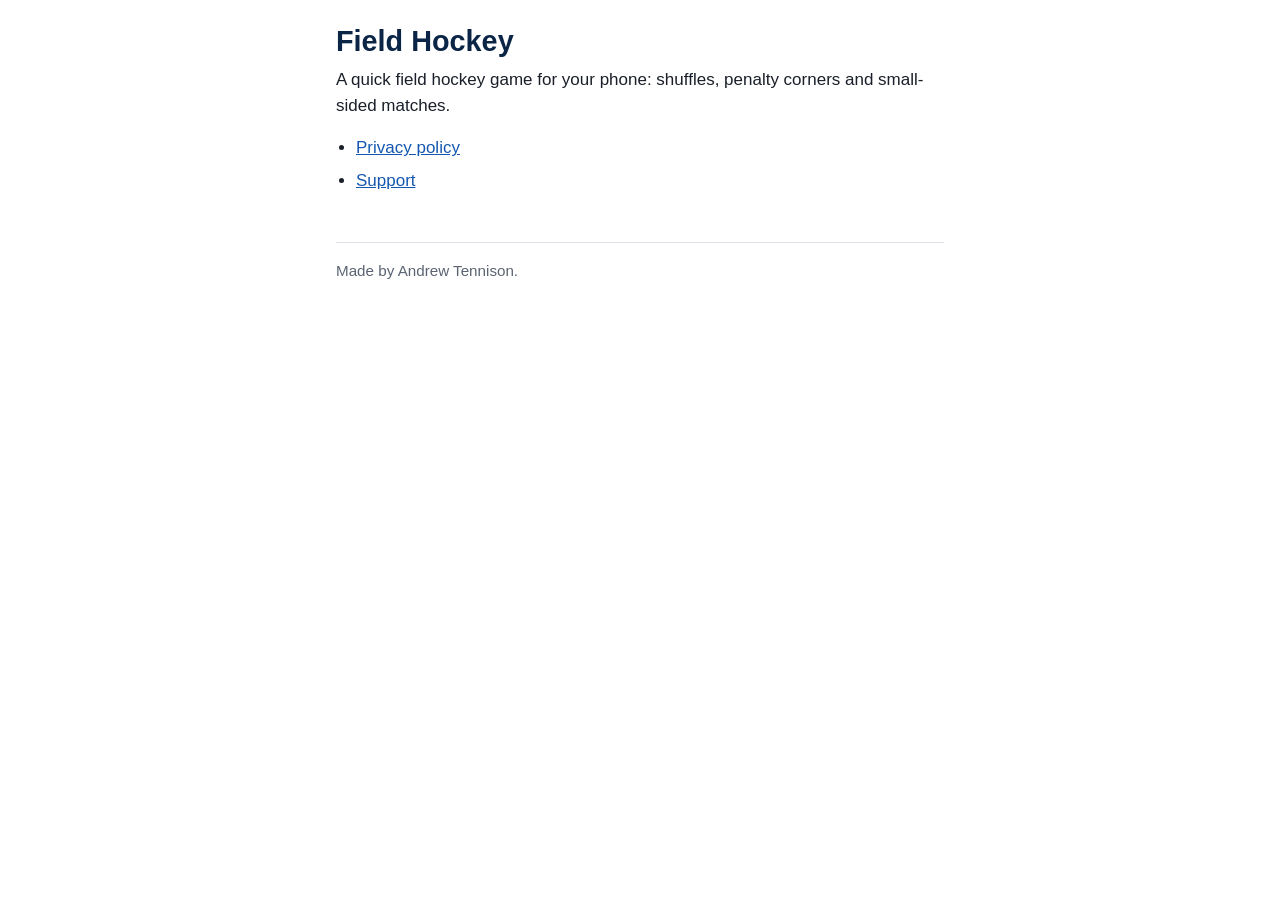
<file: index.html>
<!doctype html>
<html lang="en">
<head>
  <meta charset="utf-8">
  <meta name="viewport" content="width=device-width, initial-scale=1, viewport-fit=cover">
  <title>Field Hockey</title>
  <meta name="description" content="Field Hockey: a quick field hockey game for your phone.">
  <link rel="stylesheet" href="style.css">
</head>
<body>
<main>
  <h1>Field Hockey</h1>
  <p>A quick field hockey game for your phone: shuffles, penalty corners and small-sided matches.</p>
  <ul>
    <li><a href="privacy.html">Privacy policy</a></li>
    <li><a href="support.html">Support</a></li>
  </ul>
  <footer class="muted">Made by Andrew Tennison.</footer>
</main>
</body>
</html>
</file>
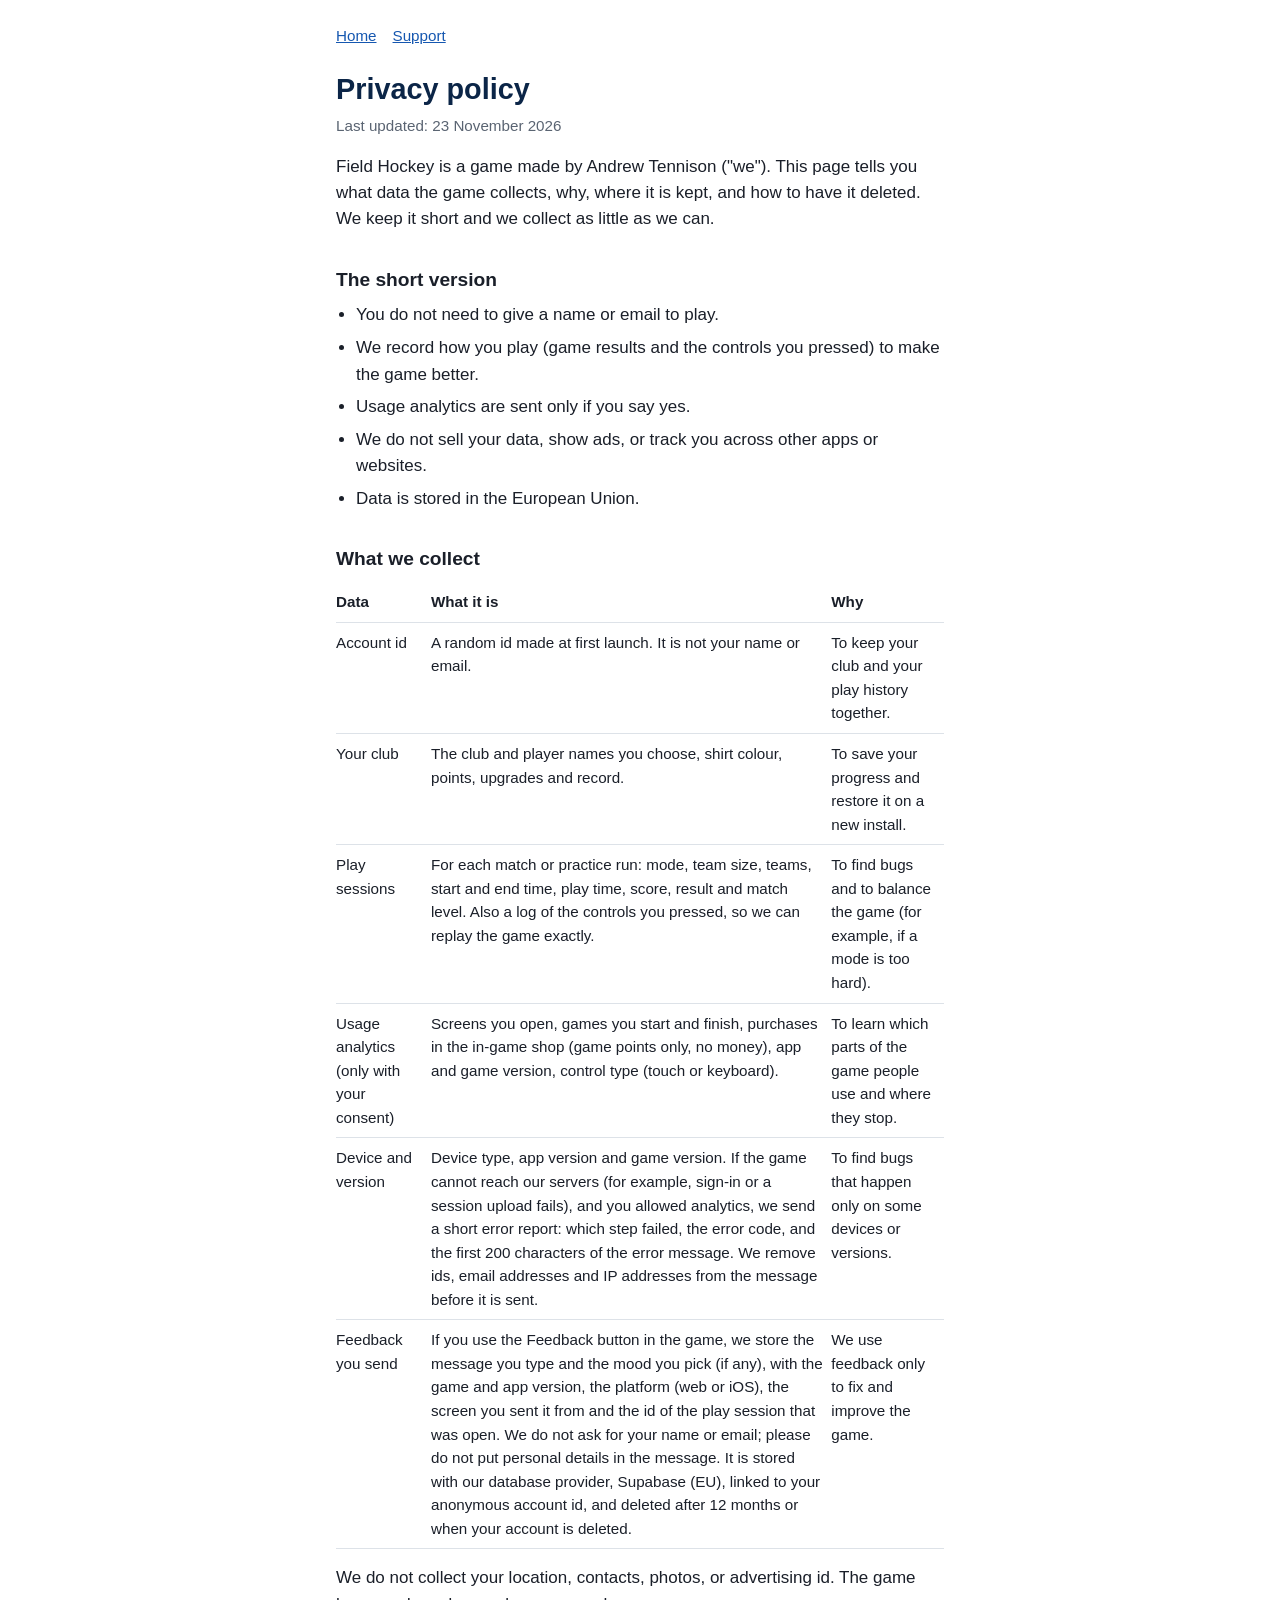
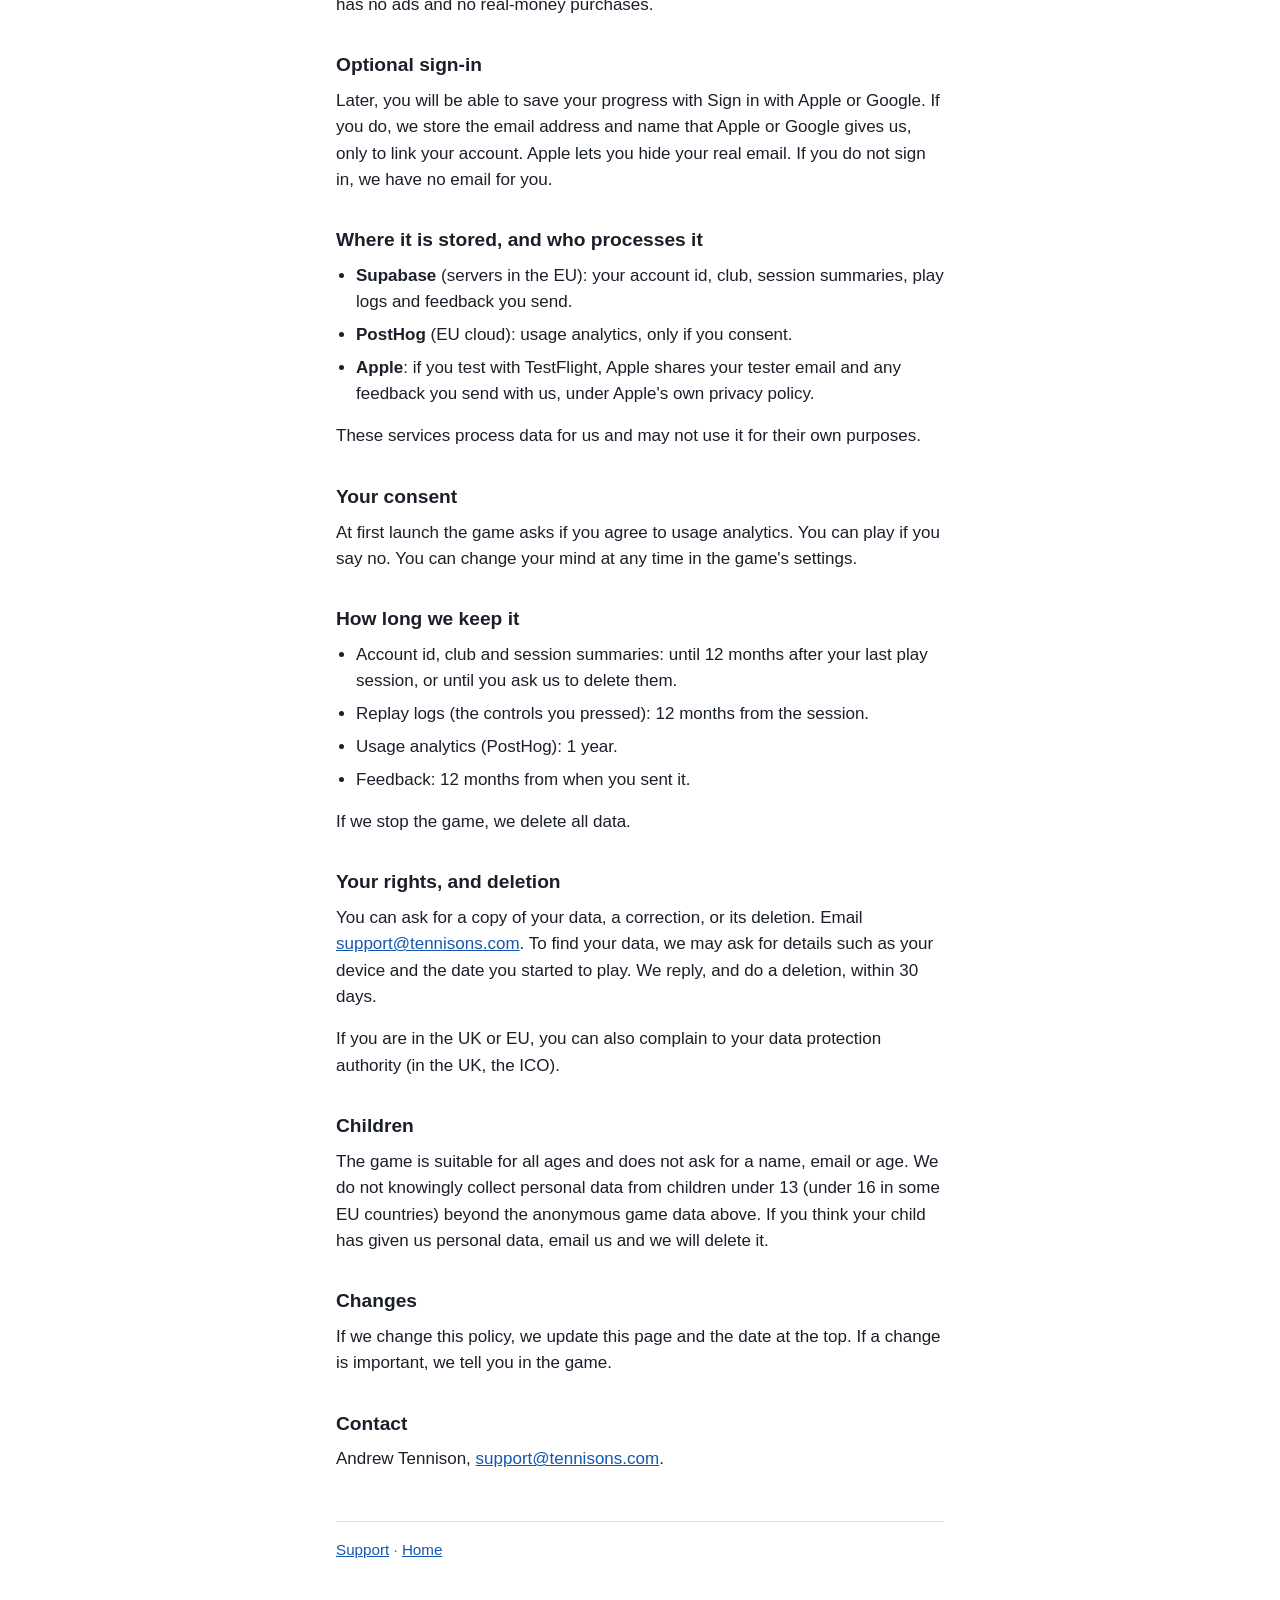
<file: privacy.html>
<!doctype html>
<html lang="en">
<head>
  <meta charset="utf-8">
  <meta name="viewport" content="width=device-width, initial-scale=1, viewport-fit=cover">
  <title>Field Hockey privacy policy</title>
  <meta name="description" content="What data the Field Hockey game collects, why, and how to ask for deletion.">
  <link rel="stylesheet" href="style.css">
</head>
<body>
<main>
  <nav><a href="index.html">Home</a><a href="support.html">Support</a></nav>
  <h1>Privacy policy</h1>
  <p class="muted">Last updated: 23 November 2026</p>

  <p>Field Hockey is a game made by Andrew Tennison ("we"). This page tells you what data the game collects, why, where it is kept, and how to have it deleted. We keep it short and we collect as little as we can.</p>

  <h2>The short version</h2>
  <ul>
    <li>You do not need to give a name or email to play.</li>
    <li>We record how you play (game results and the controls you pressed) to make the game better.</li>
    <li>Usage analytics are sent only if you say yes.</li>
    <li>We do not sell your data, show ads, or track you across other apps or websites.</li>
    <li>Data is stored in the European Union.</li>
  </ul>

  <h2>What we collect</h2>
  <table>
    <tr><th>Data</th><th>What it is</th><th>Why</th></tr>
    <tr>
      <td>Account id</td>
      <td>A random id made at first launch. It is not your name or email.</td>
      <td>To keep your club and your play history together.</td>
    </tr>
    <tr>
      <td>Your club</td>
      <td>The club and player names you choose, shirt colour, points, upgrades and record.</td>
      <td>To save your progress and restore it on a new install.</td>
    </tr>
    <tr>
      <td>Play sessions</td>
      <td>For each match or practice run: mode, team size, teams, start and end time, play time, score, result and match level. Also a log of the controls you pressed, so we can replay the game exactly.</td>
      <td>To find bugs and to balance the game (for example, if a mode is too hard).</td>
    </tr>
    <tr>
      <td>Usage analytics (only with your consent)</td>
      <td>Screens you open, games you start and finish, purchases in the in-game shop (game points only, no money), app and game version, control type (touch or keyboard).</td>
      <td>To learn which parts of the game people use and where they stop.</td>
    </tr>
    <tr>
      <td>Device and version</td>
      <td>Device type, app version and game version. If the game cannot reach our servers (for example, sign-in or a session upload fails), and you allowed analytics, we send a short error report: which step failed, the error code, and the first 200 characters of the error message. We remove ids, email addresses and IP addresses from the message before it is sent.</td>
      <td>To find bugs that happen only on some devices or versions.</td>
    </tr>
    <tr>
      <td>Feedback you send</td>
      <td>If you use the Feedback button in the game, we store the message you type and the mood you pick (if any), with the game and app version, the platform (web or iOS), the screen you sent it from and the id of the play session that was open. We do not ask for your name or email; please do not put personal details in the message. It is stored with our database provider, Supabase (EU), linked to your anonymous account id, and deleted after 12 months or when your account is deleted.</td>
      <td>We use feedback only to fix and improve the game.</td>
    </tr>
  </table>
  <p>We do not collect your location, contacts, photos, or advertising id. The game has no ads and no real-money purchases.</p>

  <h2>Optional sign-in</h2>
  <p>Later, you will be able to save your progress with Sign in with Apple or Google. If you do, we store the email address and name that Apple or Google gives us, only to link your account. Apple lets you hide your real email. If you do not sign in, we have no email for you.</p>

  <h2>Where it is stored, and who processes it</h2>
  <ul>
    <li><strong>Supabase</strong> (servers in the EU): your account id, club, session summaries, play logs and feedback you send.</li>
    <li><strong>PostHog</strong> (EU cloud): usage analytics, only if you consent.</li>
    <li><strong>Apple</strong>: if you test with TestFlight, Apple shares your tester email and any feedback you send with us, under Apple's own privacy policy.</li>
  </ul>
  <p>These services process data for us and may not use it for their own purposes.</p>

  <h2>Your consent</h2>
  <p>At first launch the game asks if you agree to usage analytics. You can play if you say no. You can change your mind at any time in the game's settings.</p>

  <h2>How long we keep it</h2>
  <ul>
    <li>Account id, club and session summaries: until 12 months after your last play session, or until you ask us to delete them.</li>
    <li>Replay logs (the controls you pressed): 12 months from the session.</li>
    <li>Usage analytics (PostHog): 1 year.</li>
    <li>Feedback: 12 months from when you sent it.</li>
  </ul>
  <p>If we stop the game, we delete all data.</p>

  <h2>Your rights, and deletion</h2>
  <p>You can ask for a copy of your data, a correction, or its deletion. Email <a href="mailto:support@tennisons.com">support@tennisons.com</a>. To find your data, we may ask for details such as your device and the date you started to play. We reply, and do a deletion, within 30 days.</p>
  <p>If you are in the UK or EU, you can also complain to your data protection authority (in the UK, the ICO).</p>

  <h2>Children</h2>
  <p>The game is suitable for all ages and does not ask for a name, email or age. We do not knowingly collect personal data from children under 13 (under 16 in some EU countries) beyond the anonymous game data above. If you think your child has given us personal data, email us and we will delete it.</p>

  <h2>Changes</h2>
  <p>If we change this policy, we update this page and the date at the top. If a change is important, we tell you in the game.</p>

  <h2>Contact</h2>
  <p>Andrew Tennison, <a href="mailto:support@tennisons.com">support@tennisons.com</a>.</p>

  <footer class="muted"><a href="support.html">Support</a> · <a href="index.html">Home</a></footer>
</main>
</body>
</html>
</file>
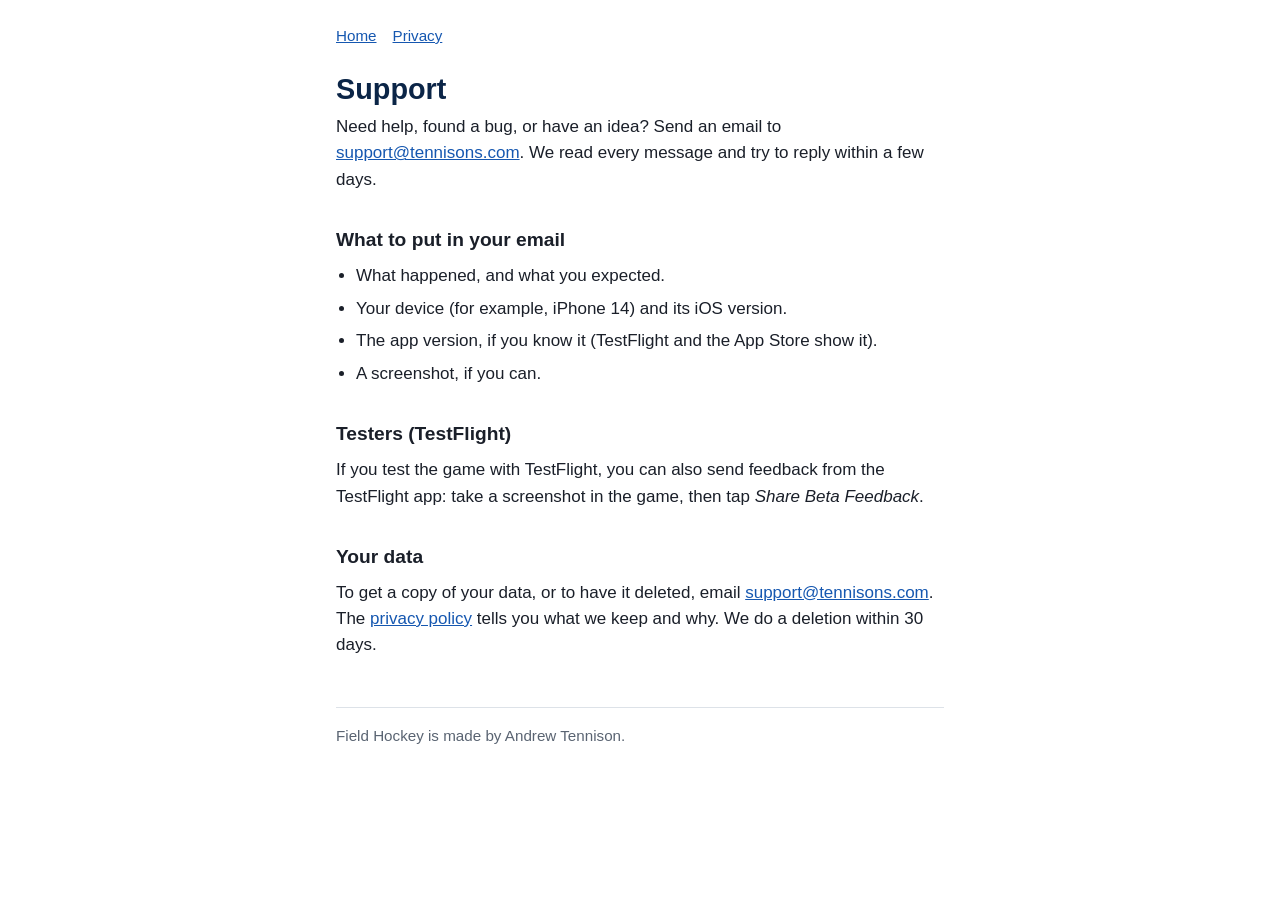
<file: support.html>
<!doctype html>
<html lang="en">
<head>
  <meta charset="utf-8">
  <meta name="viewport" content="width=device-width, initial-scale=1, viewport-fit=cover">
  <title>Field Hockey support</title>
  <meta name="description" content="How to get help with the Field Hockey game.">
  <link rel="stylesheet" href="style.css">
</head>
<body>
<main>
  <nav><a href="index.html">Home</a><a href="privacy.html">Privacy</a></nav>
  <h1>Support</h1>
  <p>Need help, found a bug, or have an idea? Send an email to <a href="mailto:support@tennisons.com">support@tennisons.com</a>. We read every message and try to reply within a few days.</p>

  <h2>What to put in your email</h2>
  <ul>
    <li>What happened, and what you expected.</li>
    <li>Your device (for example, iPhone 14) and its iOS version.</li>
    <li>The app version, if you know it (TestFlight and the App Store show it).</li>
    <li>A screenshot, if you can.</li>
  </ul>

  <h2>Testers (TestFlight)</h2>
  <p>If you test the game with TestFlight, you can also send feedback from the TestFlight app: take a screenshot in the game, then tap <em>Share Beta Feedback</em>.</p>

  <h2>Your data</h2>
  <p>To get a copy of your data, or to have it deleted, email <a href="mailto:support@tennisons.com">support@tennisons.com</a>. The <a href="privacy.html">privacy policy</a> tells you what we keep and why. We do a deletion within 30 days.</p>

  <footer class="muted">Field Hockey is made by Andrew Tennison.</footer>
</main>
</body>
</html>
</file>
<file: style.css>
/* One shared style for every page. Plain, readable, phone first. */
:root {
  --bg: #ffffff;
  --text: #1a1f29;
  --muted: #5a6472;
  --accent: #0b2547;
  --link: #1557b0;
  --rule: #dde2e8;
  --note: #fff7dc;
}
@media (prefers-color-scheme: dark) {
  :root {
    --bg: #0f141b;
    --text: #e8ecf1;
    --muted: #a3adba;
    --accent: #9cc3ff;
    --link: #8ab8ff;
    --rule: #2a323d;
    --note: #2b2614;
  }
}
* { box-sizing: border-box; }
html { -webkit-text-size-adjust: 100%; }
body {
  margin: 0;
  background: var(--bg);
  color: var(--text);
  font: 17px/1.55 -apple-system, BlinkMacSystemFont, "Segoe UI", Roboto, Helvetica, Arial, sans-serif;
}
main {
  max-width: 40rem;
  margin: 0 auto;
  padding: 1.5rem max(16px, env(safe-area-inset-right)) 3rem max(16px, env(safe-area-inset-left));
}
nav { font-size: 0.95rem; margin-bottom: 1.5rem; }
nav a { margin-right: 1rem; }
h1 { color: var(--accent); font-size: 1.8rem; line-height: 1.2; margin: 0 0 0.5rem; }
h2 { font-size: 1.2rem; margin: 2rem 0 0.5rem; }
p, ul { margin: 0 0 1rem; }
ul { padding-left: 1.25rem; }
li { margin-bottom: 0.4rem; }
a { color: var(--link); }
.muted { color: var(--muted); font-size: 0.95rem; }
.note { background: var(--note); border-radius: 6px; padding: 0.75rem 1rem; }
table { border-collapse: collapse; width: 100%; margin: 0 0 1rem; font-size: 0.95rem; }
th, td { text-align: left; vertical-align: top; padding: 0.5rem 0.5rem 0.5rem 0; border-bottom: 1px solid var(--rule); }
th { font-weight: 600; }
footer { margin-top: 3rem; border-top: 1px solid var(--rule); padding-top: 1rem; }
</file>
